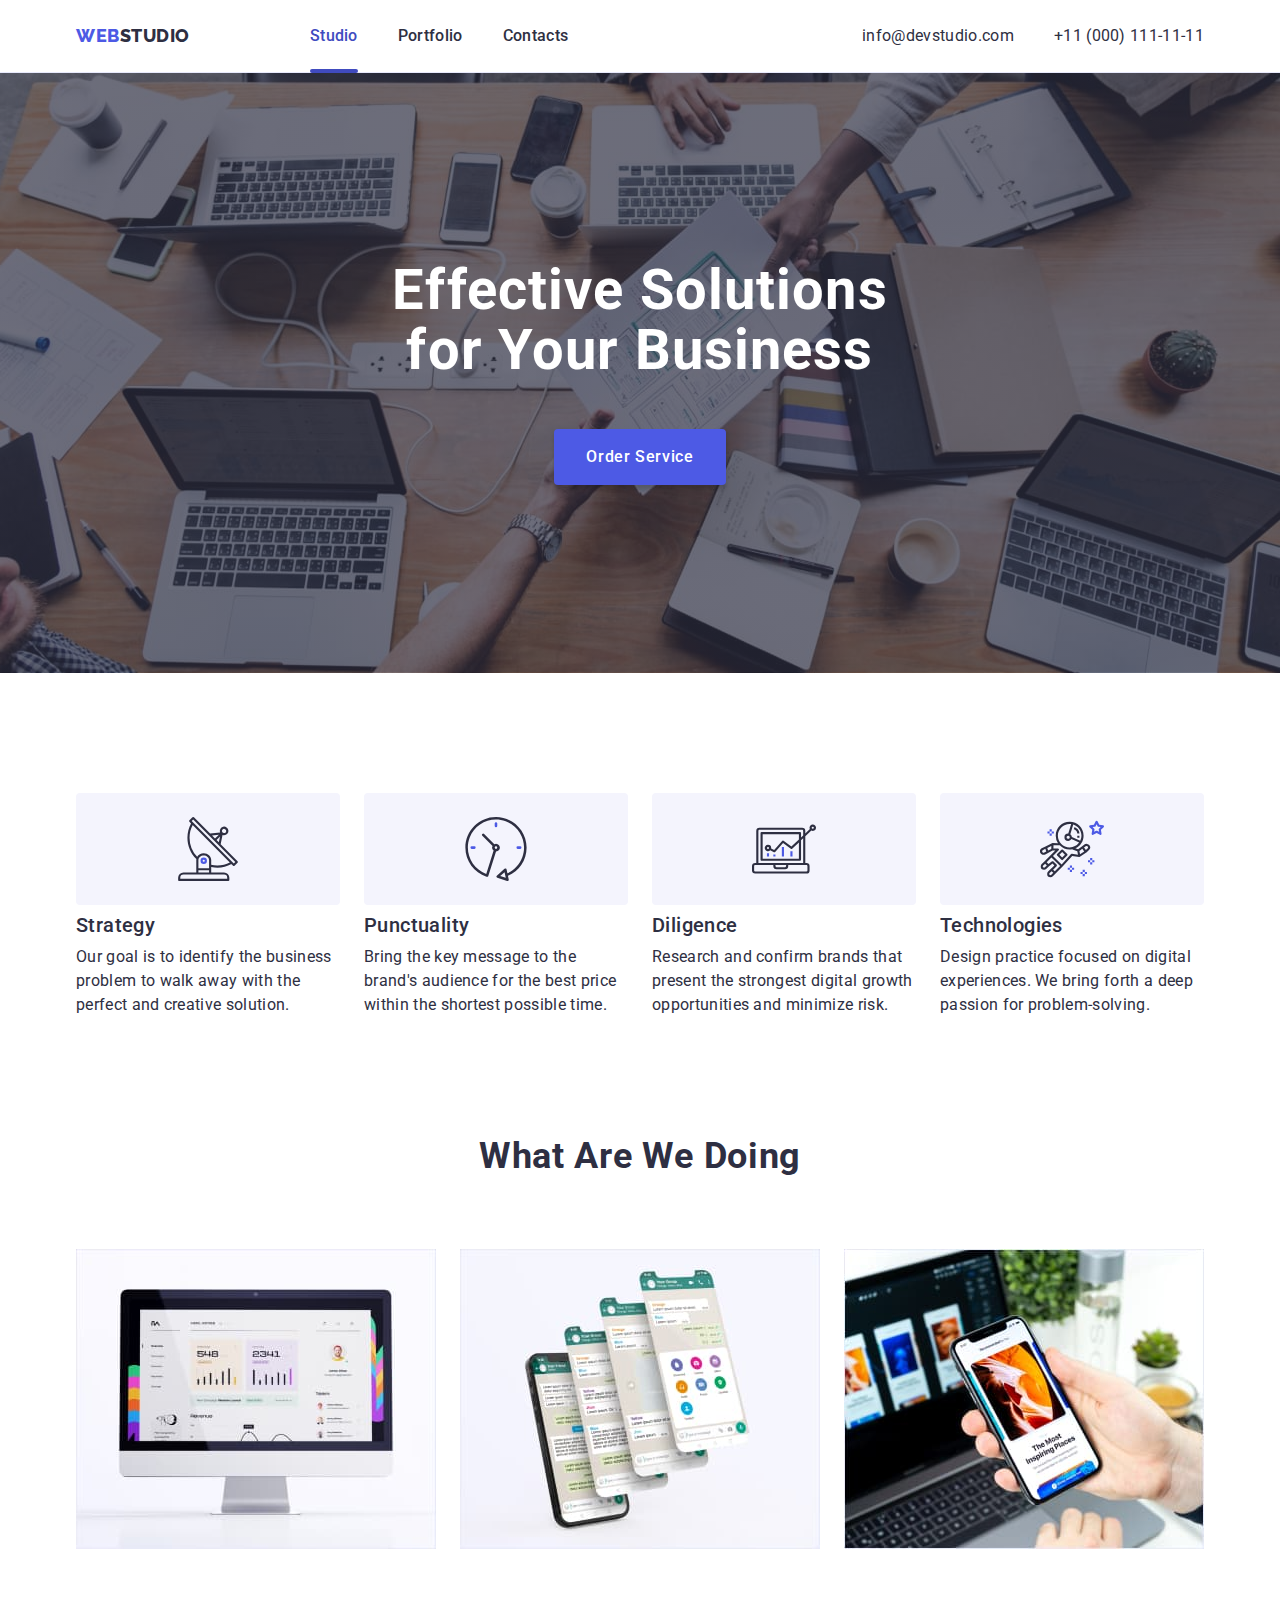
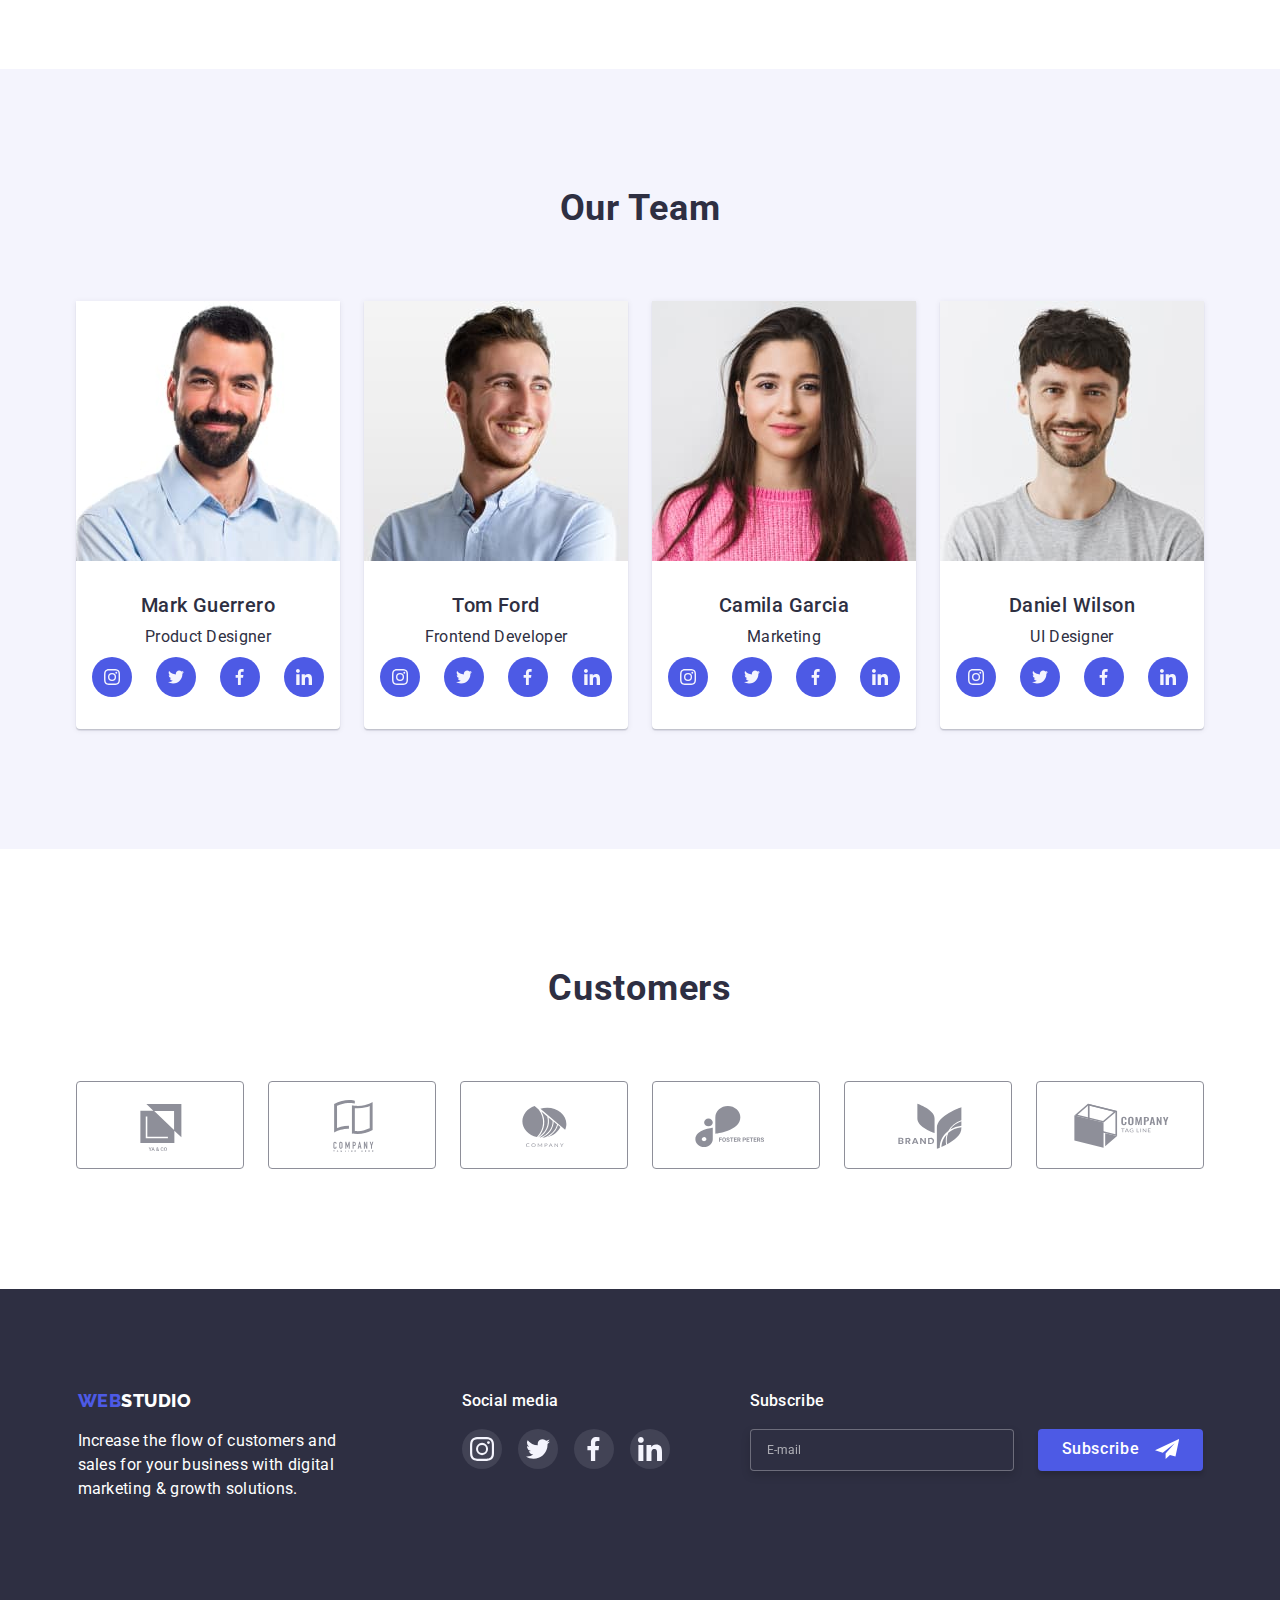
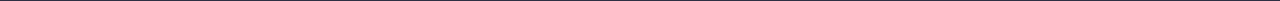
<file: index.html>
<!DOCTYPE html>
<html lang="en">

<head>
  <meta charset="UTF-8" />
  <meta http-equiv="X-UA-Compatible" content="IE=edge" />
  <meta name="viewport" content="width=device-width, initial-scale=1.0" />
  <meta name="viewport" content="width=device-width, initial-scale=1.0" />
  <title>WebStudio</title>

  <link rel="preconnect" href="https://fonts.googleapis.com" />
  <link rel="preconnect" href="https://fonts.gstatic.com" crossorigin />
  <link href="https://fonts.googleapis.com/css2?family=Raleway:wght@800&family=Roboto:wght@400;500;700;900&display=swap"
    rel="stylesheet" />

  <link rel="stylesheet"
    href="https://cdnjs.cloudflare.com/ajax/libs/modern-normalize/1.1.0/modern-normalize.min.css" />
  <link rel="stylesheet" href="./css/reset.css" />
  <link rel="stylesheet" href="./css/styles.css" />
</head>

<body>
  <!-- Hrader -->
  <header class="header">
    <div class="container header-container">
      <nav class="nav">
        <a href="./index.html" class="logo logo-nav"><span class="logo-accent">Web</span>Studio</a>

        <button class="menu-btn js-open-menu" aria-expanded="false" aria-controls="mobile-menu">
          <svg class="nav-icon" width="32" height="22">
            <use href="./images/icons.svg#menu"></use>
          </svg>
        </button>

        <ul class="nav-list list">
          <li class="nav-item">
            <a href="./index.html" class="nav-link current">Studio</a>
          </li>
          <li class="nav-item"><a href="./portfolio.html" class="nav-link">Portfolio</a></li>
          <li class="nav-item"><a href="" class="nav-link">Contacts</a></li>
        </ul>
      </nav>
      <address class="address">
        <ul class="address-list list">
          <li class="address-item">
            <a href="mailto:info@devstudio.com" class="address-link">info@devstudio.com</a>
          </li>
          <li class="address-item">
            <a href="tel:+110001111111" class="address-link">+11 (000) 111-11-11</a>
          </li>
        </ul>
      </address>
    </div>
  </header>
  <!-- Main -->
  <main>
    <section class="hero">
      <h1 class="hero-title">Effective Solutions for Your Business</h1>
      <button type="button" class="hero-button button" data-modal-open>Order Service</button>
    </section>
    <section class="features">
      <div class="container">
        <h2 class="section-title visually-hidden">Features</h2>
        <ul class="features-list list">
          <li class="feature-item">
            <div class="feature-block-icon">
              <svg class="feature-icon" width="64" height="64">
                <use href="./images/icons.svg#feature_1"></use>
              </svg>
            </div>
            <h3 class="feature-title">Strategy</h3>
            <p class="text">
              Our goal is to identify the business problem to walk away with the perfect and
              creative solution.
            </p>
          </li>
          <li class="feature-item">
            <div class="feature-block-icon">
              <svg class="feature-icon" width="64" height="64">
                <use href="./images/icons.svg#feature_2"></use>
              </svg>
            </div>
            <h3 class="feature-title">Punctuality</h3>
            <p class="text">
              Bring the key message to the brand's audience for the best price within the shortest
              possible time.
            </p>
          </li>
          <li class="feature-item">
            <div class="feature-block-icon">
              <svg class="feature-icon" width="64" height="64">
                <use href="./images/icons.svg#feature_3"></use>
              </svg>
            </div>
            <h3 class="feature-title">Diligence</h3>
            <p class="text">
              Research and confirm brands that present the strongest digital growth opportunities
              and minimize risk.
            </p>
          </li>
          <li class="feature-item">
            <div class="feature-block-icon">
              <svg class="feature-icon" width="64" height="64">
                <use href="./images/icons.svg#feature_4"></use>
              </svg>
            </div>
            <h3 class="feature-title">Technologies</h3>
            <p class="text">
              Design practice focused on digital experiences. We bring forth a deep passion for
              problem-solving.
            </p>
          </li>
        </ul>
      </div>
    </section>
    <section class="occupation">
      <div class="container">
        <h2 class="section-title">What are we doing</h2>
        <ul class="occupation-list list">
          <li class="occupation-item">
            <img srcset="./images/img1.jpg 1x, ./images/img1@2x.jpg 2x" src="./images/img1.jpg" alt="PC" width="360" />
          </li>
          <li class="occupation-item">
            <img srcset="./images/img2.jpg 1x, ./images/img2@2x.jpg 2x" src="./images/img2.jpg" alt="Phone's displays"
              width="360" />
          </li>
          <li class="occupation-item">
            <img srcset="./images/img3.jpg 1x, ./images/img3@2x.jpg 2x" src="./images/img3.jpg" alt="Phone and notebook"
              width="360" />
          </li>
        </ul>
      </div>
    </section>
    <section class="team">
      <div class="container">
        <h2 class="section-title">Our Team</h2>
        <ul class="team-list list">
          <li class="team-item">
            <img srcset="./images/photo1.jpg 1x, ./images/photo1@2x.jpg 2x" src="./images/photo1.jpg"
              alt="Photo of Product Designer" width="264" />
            <div class="team-label">
              <h3 class="team-title">Mark Guerrero</h3>
              <p class="team-text text">Product Designer</p>
              <ul class="team-svg-list list">
                <li class="team-svg-item">
                  <a href="" class="team-svg-link" target="_blank" rel="noopener noreferrer nofollow">
                    <svg class="team-svg-icon" width="16" height="16">
                      <use href="./images/icons.svg#instagram"></use>
                    </svg>
                  </a>
                </li>
                <li class="team-svg-item">
                  <a href="" class="team-svg-link" target="_blank" rel="noopener noreferrer nofollow">
                    <svg class="team-svg-icon" width="16" height="16">
                      <use href="./images/icons.svg#twitter"></use>
                    </svg>
                  </a>
                </li>
                <li class="team-svg-item">
                  <a href="" class="team-svg-link" target="_blank" rel="noopener noreferrer nofollow">
                    <svg class="team-svg-icon" width="16" height="16">
                      <use href="./images/icons.svg#facebook"></use>
                    </svg>
                  </a>
                </li>
                <li class="team-svg-item">
                  <a href="" class="team-svg-link" target="_blank" rel="noopener noreferrer nofollow">
                    <svg class="team-svg-icon" width="16" height="16">
                      <use href="./images/icons.svg#linkedin"></use>
                    </svg>
                  </a>
                </li>
              </ul>
            </div>
          </li>
          <li class="team-item">
            <img srcset="./images/photo2.jpg 1x, ./images/photo2@2x.jpg 2x" src="./images/photo2.jpg"
              alt="Photo of Frontend Developer" width="264" />
            <div class="team-label">
              <h3 class="team-title">Tom Ford</h3>
              <p class="team-text text">Frontend Developer</p>
              <ul class="team-svg-list list">
                <li class="team-svg-item">
                  <a href="" class="team-svg-link" target="_blank" rel="noopener noreferrer nofollow">
                    <svg class="team-svg-icon" width="16" height="16">
                      <use href="./images/icons.svg#instagram"></use>
                    </svg>
                  </a>
                </li>
                <li class="team-svg-item">
                  <a href="" class="team-svg-link" target="_blank" rel="noopener noreferrer nofollow">
                    <svg class="team-svg-icon" width="16" height="16">
                      <use href="./images/icons.svg#twitter"></use>
                    </svg>
                  </a>
                </li>
                <li class="team-svg-item">
                  <a href="" class="team-svg-link" target="_blank" rel="noopener noreferrer nofollow">
                    <svg class="team-svg-icon" width="16" height="16">
                      <use href="./images/icons.svg#facebook"></use>
                    </svg>
                  </a>
                </li>
                <li class="team-svg-item">
                  <a href="" class="team-svg-link" target="_blank" rel="noopener noreferrer nofollow">
                    <svg class="team-svg-icon" width="16" height="16">
                      <use href="./images/icons.svg#linkedin"></use>
                    </svg>
                  </a>
                </li>
              </ul>
            </div>
          </li>
          <li class="team-item">
            <img srcset="./images/photo3.jpg 1x, ./images/photo3@2x.jpg 2x" src="./images/photo3.jpg"
              alt="Photo of Marketing" width="264" />
            <div class="team-label">
              <h3 class="team-title">Camila Garcia</h3>
              <p class="team-text text">Marketing</p>
              <ul class="team-svg-list list">
                <li class="team-svg-item">
                  <a href="" class="team-svg-link" target="_blank" rel="noopener noreferrer nofollow">
                    <svg class="team-svg-icon" width="16" height="16">
                      <use href="./images/icons.svg#instagram"></use>
                    </svg>
                  </a>
                </li>
                <li class="team-svg-item">
                  <a href="" class="team-svg-link" target="_blank" rel="noopener noreferrer nofollow">
                    <svg class="team-svg-icon" width="16" height="16">
                      <use href="./images/icons.svg#twitter"></use>
                    </svg>
                  </a>
                </li>
                <li class="team-svg-item">
                  <a href="" class="team-svg-link" target="_blank" rel="noopener noreferrer nofollow">
                    <svg class="team-svg-icon" width="16" height="16">
                      <use href="./images/icons.svg#facebook"></use>
                    </svg>
                  </a>
                </li>
                <li class="team-svg-item">
                  <a href="" class="team-svg-link" target="_blank" rel="noopener noreferrer nofollow">
                    <svg class="team-svg-icon" width="16" height="16">
                      <use href="./images/icons.svg#linkedin"></use>
                    </svg>
                  </a>
                </li>
              </ul>
            </div>
          </li>
          <li class="team-item">
            <img srcset="./images/photo4.jpg 1x, ./images/photo4@2x.jpg 2x" src="./images/photo4.jpg"
              alt="Photo of UI Designer" width="264" />
            <div class="team-label">
              <h3 class="team-title">Daniel Wilson</h3>
              <p class="team-text text">UI Designer</p>
              <ul class="team-svg-list list">
                <li class="team-svg-item">
                  <a href="" class="team-svg-link" target="_blank" rel="noopener noreferrer nofollow">
                    <svg class="team-svg-icon" width="16" height="16">
                      <use href="./images/icons.svg#instagram"></use>
                    </svg>
                  </a>
                </li>
                <li class="team-svg-item">
                  <a href="" class="team-svg-link" target="_blank" rel="noopener noreferrer nofollow">
                    <svg class="team-svg-icon" width="16" height="16">
                      <use href="./images/icons.svg#twitter"></use>
                    </svg>
                  </a>
                </li>
                <li class="team-svg-item">
                  <a href="" class="team-svg-link" target="_blank" rel="noopener noreferrer nofollow">
                    <svg class="team-svg-icon" width="16" height="16">
                      <use href="./images/icons.svg#facebook"></use>
                    </svg>
                  </a>
                </li>
                <li class="team-svg-item">
                  <a href="" class="team-svg-link" target="_blank" rel="noopener noreferrer nofollow">
                    <svg class="team-svg-icon" width="16" height="16">
                      <use href="./images/icons.svg#linkedin"></use>
                    </svg>
                  </a>
                </li>
              </ul>
            </div>
          </li>
        </ul>
      </div>
    </section>
    <section class="customers">
      <div class="container">
        <h2 class="section-title">Customers</h2>
        <ul class="customers-list list">
          <li class="customer-item">
            <a href="" class="customer-link" target="_blank" rel="noopener noregerrer nogollow">
              <svg class="customer-icon" width="104" height="56">
                <use href="./images/icons.svg#client_1"></use>
              </svg>
            </a>
          </li>
          <li class="customer-item">
            <a href="" class="customer-link" target="_blank" rel="noopener noregerrer nogollow">
              <svg class="customer-icon" width="104" height="56">
                <use href="./images/icons.svg#client_2"></use>
              </svg>
            </a>
          </li>
          <li class="customer-item">
            <a href="" class="customer-link" target="_blank" rel="noopener noregerrer nogollow">
              <svg class="customer-icon" width="104" height="56">
                <use href="./images/icons.svg#client_3"></use>
              </svg>
            </a>
          </li>
          <li class="customer-item">
            <a href="" class="customer-link" target="_blank" rel="noopener noregerrer nogollow">
              <svg class="customer-icon" width="104" height="56">
                <use href="./images/icons.svg#client_4"></use>
              </svg>
            </a>
          </li>
          <li class="customer-item">
            <a href="" class="customer-link" target="_blank" rel="noopener noregerrer nogollow">
              <svg class="customer-icon" width="104" height="56">
                <use href="./images/icons.svg#client_5"></use>
              </svg>
            </a>
          </li>
          <li class="customer-item">
            <a href="" class="customer-link" target="_blank" rel="noopener noregerrer nogollow">
              <svg class="customer-icon" width="104" height="56">
                <use href="./images/icons.svg#client_6"></use>
              </svg>
            </a>
          </li>
        </ul>
      </div>
    </section>
    <div class="backdrop is-hidden" data-modal>
      <div class="modal">
        <button class="modal-close-btn" type="button" data-modal-close>
          <svg class="modal-icon" width="8" height="8">
            <use href="./images/icons.svg#close"></use>
          </svg>
        </button>
        <p class="nodal-title">Leave your contacts and we will call you back</p>
        <form class="modal-form">
          <div class="modal-form-input">
            <div class="modal-input-wrapper">
              <label class="modal-label" for="name">Name</label>
              <div class="modal-input-container">
                <input type="text" class="modal-input" name="name" id="name" />
                <svg class="modal-input-icon" width="18" height="18">
                  <use href="./images/icons.svg#man"></use>
                </svg>
              </div>
            </div>
            <div class="modal-input-wrapper">
              <label class="modal-label" for="phone">Phone</label>
              <div class="modal-input-container">
                <input type="tel" class="modal-input" name="phone" id="phone" />
                <svg class="modal-input-icon" width="18" height="24">
                  <use href="./images/icons.svg#tel"></use>
                </svg>
              </div>
            </div>
            <div class="modal-input-wrapper">
              <label class="modal-label" for="email">Email</label>
              <div class="modal-input-container">
                <input type="email" class="modal-input" name="email" id="email" />
                <svg class="modal-input-icon" width="18" height="24">
                  <use href="./images/icons.svg#mail"></use>
                </svg>
              </div>
            </div>
            <div class="modal-input-wrapper">
              <label class="modal-label">Comment</label>
              <textarea name="comment" class="modal-textarea" placeholder="Text input"></textarea>
            </div>
          </div>
          <label class="modal-policy-label">
            <input class="policy-input" type="checkbox" name="policy" />
            <span class="policy-checkbox"></span>
            <span class="modal-policy-text">I accept the terms and conditions of the
              <a href="" class="modal-policy-link" target="_blank">Privacy Policy</a></span>
          </label>

          <button class="modal-send-btn button" type="submit">Send</button>
        </form>
      </div>
    </div>
  </main>
  <!-- Footer -->
  <footer class="footer">
    <div class="container">
      <div class="footer-logo-wrapper">
        <a href="./index.html" class="logo logo-footer"><span class="logo-accent">Web</span>Studio</a>
        <p class="footer-text text">
          Increase the flow of customers and sales for your business with digital marketing &
          growth solutions.
        </p>
      </div>
      <div class="footer-social-media">
        <p class="footer-social-media-title">Social media</p>
        <ul class="social-media-list list">
          <li class="footer-social-media-item">
            <a href="" class="footer-social-media-link" target="_blank" rel="noopener noreferrer nofollow">
              <svg class="footer-social-media-icon" width="24" height="24">
                <use href="./images/icons.svg#instagram"></use>
              </svg>
            </a>
          </li>
          <li class="footer-social-media-item">
            <a href="" class="footer-social-media-link" target="_blank" rel="noopener noreferrer nofollow">
              <svg class="footer-social-media-icon" width="24" height="24">
                <use href="./images/icons.svg#twitter"></use>
              </svg>
            </a>
          </li>
          <li class="footer-social-media-item">
            <a href="" class="footer-social-media-link" target="_blank" rel="noopener noreferrer nofollow">
              <svg class="footer-social-media-icon" width="24" height="24">
                <use href="./images/icons.svg#facebook"></use>
              </svg>
            </a>
          </li>
          <li class="footer-social-media-item">
            <a href="" class="footer-social-media-link" target="_blank" rel="noopener noreferrer nofollow">
              <svg class="footer-social-media-icon" width="24" height="24">
                <use href="./images/icons.svg#linkedin"></use>
              </svg>
            </a>
          </li>
        </ul>
      </div>
      <div class="subscribe">
        <p class="subscribe-form-title">Subscribe</p>
        <form class="subscribe-form">
          <label class="subscribe-label">
            <input class="subscribe-input" type="email" name="email" placeholder="E-mail" />
            <!-- <span class="subscribe-label-text">E-mail</span> -->
          </label>
          <button class="subscribe-btn button" type="submit">
            Subscribe
            <svg class="send-icon" width="24" height="24">
              <use href="./images/icons.svg#send"></use>
            </svg>
          </button>
        </form>
      </div>
    </div>
  </footer>
  <div class="mobile-menu-container container js-menu-container" id="mobile-menu">
    <div class="menu-wrap">
      <button class="menu-close-btn js-close-menu" type="button">
        <svg class="menu-icon" width="8" height="8">
          <use href="./images/icons.svg#close"></use>
        </svg>
      </button>
      <div class="menu-container">
        <nav class="mobile-nav">
          <ul class="mobile-nav-list list">
            <li class="nav-item">
              <a href="./index.html" class="nav-link mobile-menu-current">Studio</a>
            </li>
            <li class="nav-item"><a href="./portfolio.html" class="nav-link">Portfolio</a></li>
            <li class="nav-item"><a href="" class="nav-link">Contacts</a></li>
          </ul>
        </nav>
        <div class="address-wrap">
          <address class="mobile-address">
            <ul class="address-list list">
              <li class="address-item">
                <a href="tel:+110001111111" class="address-link tel">+11 (000) 111-11-11</a>
              </li>
              <li class="address-item">
                <a href="mailto:info@devstudio.com" class="address-link mail">info@devstudio.com</a>
              </li>
            </ul>
          </address>
          <ul class="menu-social-media-list list">
            <li class="menu-social-media-item">
              <a href="" class="team-svg-link" target="_blank" rel="noopener noreferrer nofollow">
                <svg class="team-svg-icon" width="24" height="24">
                  <use href="./images/icons.svg#instagram"></use>
                </svg>
              </a>
            </li>
            <li class="menu-social-media-item">
              <a href="" class="team-svg-link" target="_blank" rel="noopener noreferrer nofollow">
                <svg class="team-svg-icon" width="24" height="24">
                  <use href="./images/icons.svg#twitter"></use>
                </svg>
              </a>
            </li>
            <li class="menu-social-media-item">
              <a href="" class="team-svg-link" target="_blank" rel="noopener noreferrer nofollow">
                <svg class="team-svg-icon" width="24" height="24">
                  <use href="./images/icons.svg#facebook"></use>
                </svg>
              </a>
            </li>
            <li class="menu-social-media-item">
              <a href="" class="team-svg-link" target="_blank" rel="noopener noreferrer nofollow">
                <svg class="team-svg-icon" width="24" height="24">
                  <use href="./images/icons.svg#linkedin"></use>
                </svg>
              </a>
            </li>
          </ul>
        </div>
      </div>
    </div>
  </div>
  <script src="./js/modal.js"></script>
  <script src="./js/mobile-menu.js"></script>
</body>

</html>
</file>
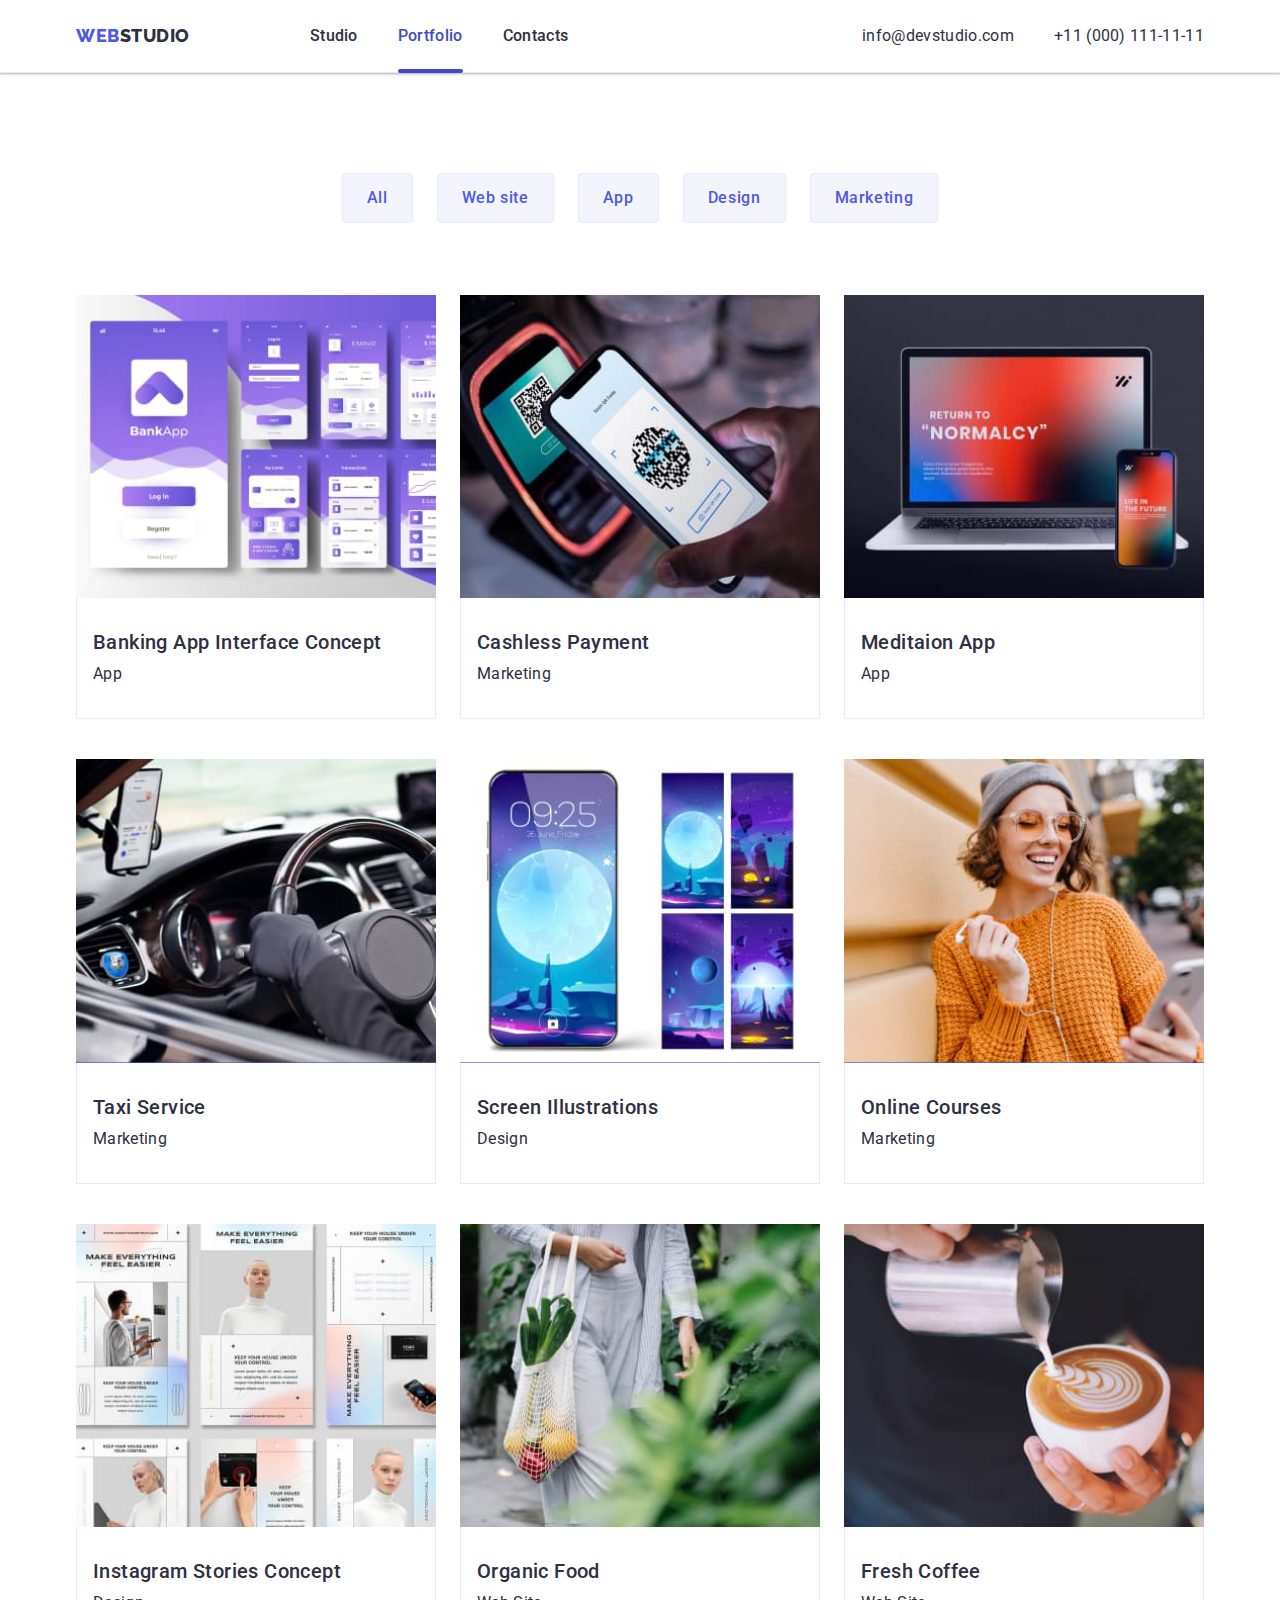
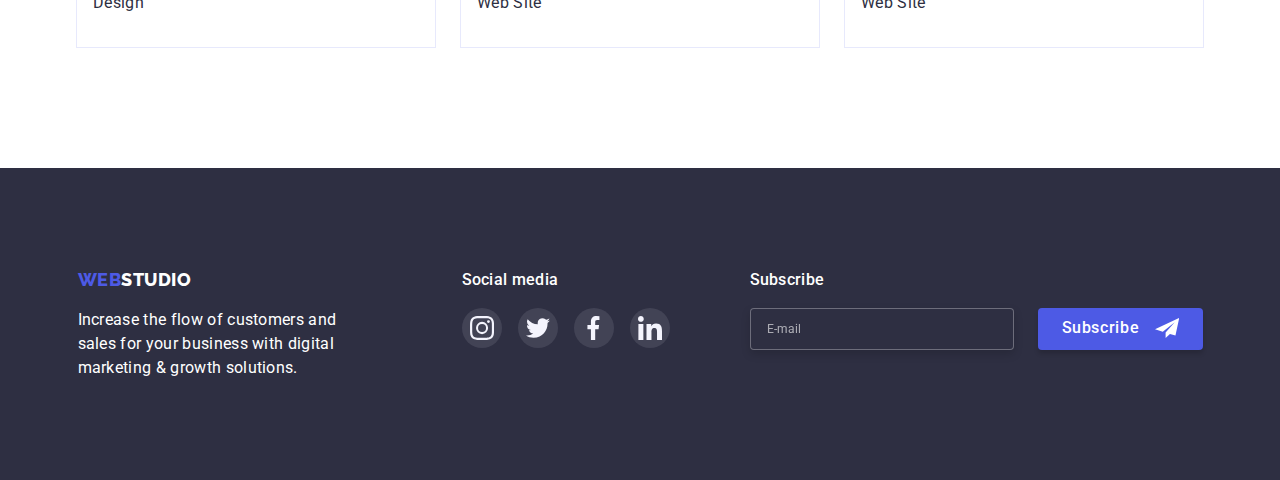
<file: portfolio.html>
<!DOCTYPE html>
<html lang="en">

<head>
  <meta charset="UTF-8" />
  <meta http-equiv="X-UA-Compatible" content="IE=edge" />
  <meta name="viewport" content="width=device-width, initial-scale=1.0" />
  <meta name="viewport" content="width=device-width, initial-scale=1.0" />
  <title>WebStudio</title>

  <link rel="preconnect" href="https://fonts.googleapis.com" />
  <link rel="preconnect" href="https://fonts.gstatic.com" crossorigin />
  <link href="https://fonts.googleapis.com/css2?family=Raleway:wght@800&family=Roboto:wght@400;500;700;900&display=swap"
    rel="stylesheet" />

  <link rel="stylesheet" href="https://cdnjs.cloudflare.com/ajax/libs/modern-normalize/1.1.0/modern-normalize.min.css">
  <link rel="stylesheet" href="./css/reset.css">
  <link rel="stylesheet" href="./css/styles.css" />
</head>

<body>
  <!-- Hrader -->
  <header class="header">
    <div class="container header-container">
      <nav class="nav">
        <a href="./index.html" class="logo logo-nav"><span class="logo-accent">Web</span>Studio</a>

        <button class="menu-btn js-open-menu" aria-expanded="false" aria-controls="mobile-menu">
          <svg class="nav-icon" width="32" height="22">
            <use href="./images/icons.svg#menu"></use>
          </svg>
        </button>

        <ul class="nav-list list">
          <li class="nav-item">
            <a href="./index.html" class="nav-link">Studio</a>
          </li>
          <li class="nav-item"><a href="./portfolio.html" class="nav-link current">Portfolio</a></li>
          <li class="nav-item"><a href="" class="nav-link">Contacts</a></li>
        </ul>
      </nav>
      <address class="address">
        <ul class="address-list list">
          <li class="address-item">
            <a href="mailto:info@devstudio.com" class="address-link">info@devstudio.com</a>
          </li>
          <li class="address-item">
            <a href="tel:+110001111111" class="address-link">+11 (000) 111-11-11</a>
          </li>
        </ul>
      </address>
    </div>
  </header>
  <!-- Main -->
  <main>
    <section class="portfolio-section">
      <div class="container">
        <h1 class="visually-hidden">Portfolio</h1>
        <ul class="filtr-list list">
          <li class="filtr-item"><button type="button" class="filtr-button">All</button></li>
          <li class="filtr-item"><button type="button" class="filtr-button">Web site</button></li>
          <li class="filtr-item"><button type="button" class="filtr-button">App</button></li>
          <li class="filtr-item"><button type="button" class="filtr-button">Design</button></li>
          <li class="filtr-item"><button type="button" class="filtr-button">Marketing</button></li>
        </ul>
        <ul class="works-list list">
          <li class="work-item">
            <a href="" class="work-link">
              <div class="work-thumb">
                <img class="work-img" src="./images/img21.jpg" alt="Banking App Interface" />
                <div class="overlay">
                  <div class="work-overlay">
                    <p class="text">
                      14 Stylish and User-Friendly App Design Concepts · Task Manager App · Calorie Tracker App · Exotic
                      Fruit Ecommerce App ·
                      Cloud Storage App
                    </p>
                  </div>
                </div>
              </div>
              <div class="work-label">
                <h3 class="work-title">Banking App Interface Concept</h3>
                <p class="work-text text">App</p>
              </div>
            </a>
          </li>
          <li class="work-item">
            <a href="" class="work-link">
              <div class="work-thumb">
                <img class="work-img" src="./images/img22.jpg" alt="Payment terminal and phone" />
                <div class="overlay">
                  <div class="work-overlay">
                    <p class="text">
                      14 Stylish and User-Friendly App Design Concepts · Task Manager App · Calorie Tracker App · Exotic
                      Fruit Ecommerce App ·
                      Cloud Storage App
                    </p>
                  </div>
                </div>
              </div>
              <div class="work-label">
                <h3 class="work-title">Cashless Payment</h3>
                <p class="work-text text">Marketing</p>
              </div>
            </a>
          </li>
          <li class="work-item">
            <a href="" class="work-link">
              <div class="work-thumb">
                <img class="work-img" src="./images/img23.jpg" alt="Notebook and phone" />
                <div class="overlay">
                  <div class="work-overlay">
                    <p class="text">
                      14 Stylish and User-Friendly App Design Concepts · Task Manager App · Calorie Tracker App · Exotic
                      Fruit Ecommerce App ·
                      Cloud Storage App
                    </p>
                  </div>
                </div>
              </div>
              <div class="work-label">
                <h3 class="work-title">Meditaion App</h3>
                <p class="work-text text">App</p>
              </div>
            </a>
          </li>
          <li class="work-item">
            <a href="" class="work-link">
              <div class="work-thumb">
                <img class="work-img" src="./images/img24.jpg" alt="Taxi" />
                <div class="overlay">
                  <div class="work-overlay">
                    <p class="text">
                      14 Stylish and User-Friendly App Design Concepts · Task Manager App · Calorie Tracker App · Exotic
                      Fruit Ecommerce App ·
                      Cloud Storage App
                    </p>
                  </div>
                </div>
              </div>
              <div class="work-label">
                <h3 class="work-title">Taxi Service</h3>
                <p class="work-text text">Marketing</p>
              </div>
            </a>
          </li>
          <li class="work-item">
            <a href="" class="work-link">
              <div class="work-thumb">
                <img class="work-img" src="./images/img25.jpg" alt="Screen Illustrations" />
                <div class="overlay">
                  <div class="work-overlay">
                    <p class="text">
                      14 Stylish and User-Friendly App Design Concepts · Task Manager App · Calorie Tracker App · Exotic
                      Fruit Ecommerce App ·
                      Cloud Storage App
                    </p>
                  </div>
                </div>
              </div>
              <div class="work-label">
                <h3 class="work-title">Screen Illustrations</h3>
                <p class="work-text text">Design</p>
              </div>
            </a>
          </li>
          <li class="work-item">
            <a href="" class="work-link">
              <div class="work-thumb">
                <img class="work-img" src="./images/img26.jpg" alt="Woman" />
                <div class="overlay">
                  <div class="work-overlay">
                    <p class="text">
                      14 Stylish and User-Friendly App Design Concepts · Task Manager App · Calorie Tracker App · Exotic
                      Fruit Ecommerce App ·
                      Cloud Storage App
                    </p>
                  </div>
                </div>
              </div>
              <div class="work-label">
                <h3 class="work-title">Online Courses</h3>
                <p class="work-text text">Marketing</p>
              </div>
            </a>
          </li>
          <li class="work-item">
            <a href="" class="work-link">
              <div class="work-thumb">
                <img class="work-img" src="./images/img27.jpg" alt="Instagram Stories" />
                <div class="overlay">
                  <div class="work-overlay">
                    <p class="text">
                      14 Stylish and User-Friendly App Design Concepts · Task Manager App · Calorie Tracker App · Exotic
                      Fruit Ecommerce App ·
                      Cloud Storage App
                    </p>
                  </div>
                </div>
              </div>
              <div class="work-label">
                <h3 class="work-title">Instagram Stories Concept</h3>
                <p class="work-text text">Design</p>
              </div>
            </a>
          </li>
          <li class="work-item">
            <a href="" class="work-link">
              <div class="work-thumb">
                <img class="work-img" src="./images/img28.jpg" alt="Organic Food" />
                <div class="overlay">
                  <div class="work-overlay">
                    <p class="text">
                      14 Stylish and User-Friendly App Design Concepts · Task Manager App · Calorie Tracker App · Exotic
                      Fruit Ecommerce App ·
                      Cloud Storage App
                    </p>
                  </div>
                </div>
              </div>
              <div class="work-label">
                <h3 class="work-title">Organic Food</h3>
                <p class="work-text text">Web Site</p>
              </div>
            </a>
          </li>
          <li class="work-item">
            <a href="" class="work-link">
              <div class="work-thumb">
                <img class="work-img" src="./images/img29.jpg" alt="Fresh Coffee" />
                <div class="overlay">
                  <div class="work-overlay">
                    <p class="text">
                      14 Stylish and User-Friendly App Design Concepts · Task Manager App · Calorie Tracker App · Exotic
                      Fruit Ecommerce App ·
                      Cloud Storage App
                    </p>
                  </div>
                </div>
              </div>
              <div class="work-label">
                <h3 class="work-title">Fresh Coffee</h3>
                <p class="work-text text">Web Site</p>
              </div>
            </a>
          </li>
        </ul>
      </div>
    </section>
  </main>
  <!-- Footer -->
  <footer class="footer">
    <div class="container">
      <div class="footer-logo-wrapper">
        <a href="./index.html" class="logo logo-footer"><span class="logo-accent">Web</span>Studio</a>
        <p class="footer-text text">
          Increase the flow of customers and sales for your business with digital marketing &
          growth solutions.
        </p>
      </div>
      <div class="footer-social-media">
        <p class="footer-social-media-title">Social media</p>
        <ul class="social-media-list list">
          <li class="footer-social-media-item">
            <a href="" class="footer-social-media-link" target="_blank" rel="noopener noreferrer nofollow">
              <svg class="footer-social-media-icon" width="24" height="24">
                <use href="./images/icons.svg#instagram"></use>
              </svg>
            </a>
          </li>
          <li class="footer-social-media-item">
            <a href="" class="footer-social-media-link" target="_blank" rel="noopener noreferrer nofollow">
              <svg class="footer-social-media-icon" width="24" height="24">
                <use href="./images/icons.svg#twitter"></use>
              </svg>
            </a>
          </li>
          <li class="footer-social-media-item">
            <a href="" class="footer-social-media-link" target="_blank" rel="noopener noreferrer nofollow">
              <svg class="footer-social-media-icon" width="24" height="24">
                <use href="./images/icons.svg#facebook"></use>
              </svg>
            </a>
          </li>
          <li class="footer-social-media-item">
            <a href="" class="footer-social-media-link" target="_blank" rel="noopener noreferrer nofollow">
              <svg class="footer-social-media-icon" width="24" height="24">
                <use href="./images/icons.svg#linkedin"></use>
              </svg>
            </a>
          </li>
        </ul>
      </div>
      <div class="subscribe">
        <p class="subscribe-form-title">Subscribe</p>
        <form class="subscribe-form">
          <label class="subscribe-label">
            <input class="subscribe-input" type="email" name="email" placeholder="E-mail" />
            <!-- <span class="subscribe-label-text">E-mail</span> -->
          </label>
          <button class="subscribe-btn button" type="submit">
            Subscribe
            <svg class="send-icon" width="24" height="24">
              <use href="./images/icons.svg#send"></use>
            </svg>
          </button>
        </form>
      </div>
    </div>
  </footer>
  <div class="mobile-menu-container container js-menu-container" id="mobile-menu">
    <div class="menu-wrap">
      <button class="menu-close-btn js-close-menu" type="button">
        <svg class="menu-icon" width="8" height="8">
          <use href="./images/icons.svg#close"></use>
        </svg>
      </button>
      <div class="menu-container">
        <nav class="mobile-nav">
          <ul class="mobile-nav-list list">
            <li class="nav-item">
              <a href="./index.html" class="nav-link mobile-menu-current">Studio</a>
            </li>
            <li class="nav-item"><a href="./portfolio.html" class="nav-link">Portfolio</a></li>
            <li class="nav-item"><a href="" class="nav-link">Contacts</a></li>
          </ul>
        </nav>
        <div class="address-wrap">
          <address class="mobile-address">
            <ul class="address-list list">
              <li class="address-item">
                <a href="tel:+110001111111" class="address-link tel">+11 (000) 111-11-11</a>
              </li>
              <li class="address-item">
                <a href="mailto:info@devstudio.com" class="address-link mail">info@devstudio.com</a>
              </li>
            </ul>
          </address>
          <ul class="menu-social-media-list list">
            <li class="menu-social-media-item">
              <a href="" class="team-svg-link" target="_blank" rel="noopener noreferrer nofollow">
                <svg class="team-svg-icon" width="24" height="24">
                  <use href="./images/icons.svg#instagram"></use>
                </svg>
              </a>
            </li>
            <li class="menu-social-media-item">
              <a href="" class="team-svg-link" target="_blank" rel="noopener noreferrer nofollow">
                <svg class="team-svg-icon" width="24" height="24">
                  <use href="./images/icons.svg#twitter"></use>
                </svg>
              </a>
            </li>
            <li class="menu-social-media-item">
              <a href="" class="team-svg-link" target="_blank" rel="noopener noreferrer nofollow">
                <svg class="team-svg-icon" width="24" height="24">
                  <use href="./images/icons.svg#facebook"></use>
                </svg>
              </a>
            </li>
            <li class="menu-social-media-item">
              <a href="" class="team-svg-link" target="_blank" rel="noopener noreferrer nofollow">
                <svg class="team-svg-icon" width="24" height="24">
                  <use href="./images/icons.svg#linkedin"></use>
                </svg>
              </a>
            </li>
          </ul>
        </div>
      </div>
    </div>
  </div>
  <script src="./js/mobile-menu.js"></script>
</body>

</html>
</file>
<file: css/styles.css>
:root {
    --primary-font-color: #2e2f42;
    --secondary-font-color: #ffffff;
    --accent-font-color: #404bbf;

    --primary-background-color: #ffffff;
    --accent-background-color: #2e2f42;

    --primary-button-color: #4d5ae5;
    --secondary-button-color: #f4f4fd;
    --accent-button-color: #404bbf;

    --border: #e7e9fc;
    --success: #31d0aa;
    --dark: #424355;
    --subtle-font: #8e8f99;

    --action: cubic-bezier(0.4, 0, 0.2, 1);
}

body {
    background-color: tom;

    color: var(--primary-font-color);
    font-family: "Roboto", sans-serif;
    font-size: 16px;
}

body.mobile-menu-open {
    overflow: hidden;
}

.list {
    list-style: none;
}

.container {
    min-width: 320px;
    padding: 0 15px;
    margin: 0 auto;
}

@media screen and (min-width: 480px) {
    .container {
        width: 428px;
    }
}

@media screen and (min-width: 768px) {
    .container {
        width: 768px;
    }
}

@media screen and (min-width: 1200px) {
    .container {
        width: 1158px;
    }
}

.header {
    border-bottom: 1px solid #e7e9fc;
    box-shadow: 0px 2px 1px rgba(46, 47, 66, 0.08), 0px 1px 1px rgba(46, 47, 66, 0.16),
        0px 1px 6px rgba(46, 47, 66, 0.08);
}

/* ----------------Logo------------------- */
.logo {
    color: var(--primary-font-color);
    font-family: "Raleway", sans-serif;
    font-size: 18px;
    font-weight: 800;
    line-height: 1.33;
    letter-spacing: 0.03em;
    text-transform: uppercase;
}

@media screen and (max-width: 767px) {
    .logo-nav {
        padding-top: 24px;
        padding-bottom: 22px;
    }
}

@media screen and (min-width: 768px) {
    .logo-nav {
        padding-top: 24px;
        padding-bottom: 24px;
    }
}

.logo-accent {
    color: var(--primary-button-color);
}

/* -----------------Nav------------------- */
.nav {
    display: flex;
    align-items: center;
}

@media screen and (min-width: 768px) {
    .header-container {
        display: flex;
        align-items: center;
    }
    .nav-list {
        display: flex;
        gap: 40px;
        margin-left: 120px;
    }
}

.menu-btn {
    padding: 0;
    background-color: transparent;
    border: none;
    margin-left: auto;
}

.nav-icon {
    fill: currentColor;
}

.menu-btn:hover > .nav-icon,
.menu-btn:focus > .nav-icon {
    fill: var(--accent-font-color);
}

.nav-item {
    position: relative;
}

.current::after {
    position: absolute;
    bottom: -1px;
    left: 0;
    content: "";
    width: 100%;

    border: 2px solid #404bbf;
    border-radius: 2px;
}

.nav-link {
    display: block;

    color: var(--primary-font-color);
    text-transform: capitalize;

    transition: color 250ms var(--action);
}

@media screen and (max-width: 767px) {
    .nav-list,
    .address {
        display: none;
    }
    .nav-item:not(:last-child) {
        margin-bottom: 40px;
    }
    .nav-link {
        font-weight: 700;
        font-size: 36px;
        line-height: 1.11;
        letter-spacing: 0.02em;
    }
}

@media screen and (min-width: 768px) {
    .menu-btn {
        display: none;
    }
    .nav-link {
        padding-top: 24px;
        padding-bottom: 24px;
        font-weight: 500;
        line-height: 1.5;
        letter-spacing: 0.02em;
    }
}

.current {
    color: var(--accent-font-color);
}

.nav-link:hover,
.nav-link:focus {
    color: var(--accent-font-color);
}

/* ------------------Address--------------- */
.address {
    margin-left: auto;
}

.address-link {
    display: block;
    font-style: normal;

    transition: color 250ms var(--action);
}

.address-link:hover,
.address-link:focus {
    color: var(--accent-font-color);
}

@media screen and (max-width: 767px) {
    .address-item:not(:last-child) {
        margin-bottom: 40px;
    }
    .address-link.tel {
        font-weight: 700;
        font-size: 36px;
        line-height: 1.11;
        letter-spacing: 0.02em;
        color: var(--accent-font-color);
    }
    .address-link.mail {
        font-weight: 500;
        font-size: 20px;
        line-height: 1.2;
        letter-spacing: 0.02em;
    }
}

@media screen and (min-width: 768px) {
    .address-link {
        font-size: 12px;
        line-height: 1.17;
        letter-spacing: 0.04em;
    }
    .address-list {
        padding-top: 16px;
        padding-bottom: 16px;
    }
    .address-item:not(:last-child) {
        margin-bottom: 12px;
    }
}

@media screen and (min-width: 1200px) {
    .address-list {
        display: flex;
        align-items: center;
        column-gap: 40px;
        padding: 0;
    }
    .address-link {
        color: var(--primary-font-color);
        font-size: 16px;
        line-height: 1.5;
        letter-spacing: 0.02em;
        padding-top: 24px;
        padding-bottom: 24px;
    }
    .address-item:not(:last-child) {
        margin-bottom: 0;
    }
}

/* -----------------Main------------------- */
.visually-hidden {
    position: absolute;
    white-space: nowrap;
    width: 1px;
    height: 1px;
    overflow: hidden;
    border: 0;
    padding: 0;
    clip: rect(0 0 0 0);
    clip-path: inset(50%);
    margin: -1px;
}

.section-title {
    margin-bottom: 72px;

    color: var(--primary-font-color);
    font-weight: 700;
    font-size: 36px;
    line-height: 1.11;
    letter-spacing: 0.02em;
    text-align: center;
    text-transform: capitalize;
}

.team-title,
.work-title {
    margin-top: 0;
    margin-bottom: 8px;

    color: var(--primary-font-color);
    font-weight: 500;
    font-size: 20px;
    line-height: 1.2;
    letter-spacing: 0.02em;
}

.text {
    line-height: 1.5;
    letter-spacing: 0.02em;
}

/* ---------------------Hero------------------------ */
.hero {
    min-width: 320px;

    margin-left: auto;
    margin-right: auto;
    padding-top: 112px;
    padding-bottom: 112px;

    background-image: linear-gradient(to right, rgba(46, 47, 66, 0.7), rgba(46, 47, 66, 0.7)),
        url(../images/mobile-hero.jpg);
    background-size: cover;
    background-repeat: no-repeat;
    background-position: center;
    background-size: cover;

    text-align: center;
}

@media (min-device-pixel-ratio: 2),
    (-webkit-min-device-pixel-ratio: 2),
    (min-resolution: 192dpi),
    (min-resolution: 2dppx) {
    .hero {
        background-image: linear-gradient(to right, rgba(46, 47, 66, 0.7), rgba(46, 47, 66, 0.7)),
            url(../images/mobile-hero@2x.jpg);
    }
}

@media screen and (min-width: 428px) {
    .hero {
        /* width: 428px; */
    }
}

@media screen and (min-width: 768px) {
    .hero {
        /* width: 768px; */
        background-image: linear-gradient(to right, rgba(46, 47, 66, 0.7), rgba(46, 47, 66, 0.7)),
            url(../images/tablet-hero.jpg);
    }
    @media (min-device-pixel-ratio: 2),
        (-webkit-min-device-pixel-ratio: 2),
        (min-resolution: 192dpi),
        (min-resolution: 2dppx) {
        .hero {
            background-image: linear-gradient(to right, rgba(46, 47, 66, 0.7), rgba(46, 47, 66, 0.7)),
                url(../images/tablet-hero@2x.jpg);
        }
    }
}

@media screen and (min-width: 1200px) {
    .hero {
        max-width: 1440px;
        padding-top: 188px;
        padding-bottom: 188px;
        background-image: linear-gradient(to right, rgba(46, 47, 66, 0.7), rgba(46, 47, 66, 0.7)),
            url(../images/desctop-hero.jpg);
    }
    @media (min-device-pixel-ratio: 2),
        (-webkit-min-device-pixel-ratio: 2),
        (min-resolution: 192dpi),
        (min-resolution: 2dppx) {
        .hero {
            background-image: linear-gradient(to right, rgba(46, 47, 66, 0.7), rgba(46, 47, 66, 0.7)),
                url(../images/desctop-hero@2x.jpg);
        }
    }
}

.hero-title {
    width: 320px;
    margin: 0 auto 72px;

    color: var(--secondary-font-color);
    font-size: 36px;
    line-height: 1.11;
    letter-spacing: 0.02em;
}

@media screen and (max-width: 767px) {
    .hero-title {
        text-transform: capitalize;
    }
}

@media screen and (min-width: 768px) {
    .hero-title {
        width: 496px;
        margin: 0 auto 36px;
        font-size: 56px;
        line-height: 1.07;
    }
}

@media screen and (min-width: 1200px) {
    .hero-title {
        width: 496px;
        margin: 0 auto 48px;
    }
}

.button {
    border: none;
    border-radius: 4px;

    background-color: var(--primary-button-color);
    color: var(--secondary-font-color);
    font-family: inherit;
    font-weight: 500;
    font-size: 16px;
    line-height: 1.5;
    letter-spacing: 0.04em;
    box-shadow: 0px 4px 4px rgba(0, 0, 0, 0.15);

    transition: background-color 250ms var(--action);
}

.hero-button {
    padding: 16px 32px;
}

.hero-button:hover,
.hero-button:focus,
.hero-button:active {
    background-color: var(--accent-button-color);
}

/* ---------------Features---------------- */
.features,
.team-container,
.customers {
    padding-top: 96px;
    padding-bottom: 96px;
}

@media (min-width: 1200px) {
    .features,
    .team-container,
    .customers {
        padding-top: 120px;
        padding-bottom: 120px;
    }
}

@media screen and (max-width: 767px) {
    .feature-item:not(:last-child),
    .team-item:not(:last-child) {
        margin-bottom: 72px;
    }
}

@media screen and (min-width: 768px) {
    .features-list {
        display: flex;
        flex-wrap: wrap;
        gap: 72px 24px;
    }
    .feature-item {
        flex-basis: calc((100% - 1 * 24px) / 2);
    }
}

@media screen and (min-width: 1200px) {
    .features-list {
        flex-wrap: nowrap;
    }
    .feature-item {
        flex-basis: calc((100% - 3 * 24px) / 4);
    }
}

.feature-block-icon {
    display: flex;
    align-items: center;
    justify-content: center;
    height: 112px;
    margin-bottom: 8px;

    background-color: var(--secondary-button-color);
    border-radius: 4px;
}

@media screen and (max-width: 1199px) {
    .feature-block-icon {
        display: none;
    }
}

.feature-title {
    margin-top: 0;
    margin-bottom: 8px;

    font-size: 36px;
    line-height: 1.11;
    letter-spacing: 0.02em;
    text-transform: capitalize;
}

@media screen and (max-width: 767px) {
    .feature-title {
        text-align: center;
    }
}

@media screen and (min-width: 1200px) {
    .feature-title {
        font-weight: 500;
        font-size: 20px;
        line-height: 1.2;
    }
}

/* -------------Occupation-------------- */
@media screen and (max-width: 1199px) {
    .occupation {
        display: none;
    }
}

@media screen and (min-width: 1200px) {
    .occupation {
        padding-bottom: 120px;
    }

    .occupation-list {
        display: flex;
        column-gap: 24px;
    }

    .occupation-item {
        flex-basis: calc((100%-2 * 24px) / 3);
    }
}

/* -----------------Team---------------- */
.team {
    min-width: 320px;
    background-color: var(--secondary-button-color);
}

.team .container {
    padding-top: 96px;
    padding-bottom: 96px;
}

@media screen and (min-width: 768px) and (max-width: 1139px) {
    .team .container {
        width: 582px;
    }
}

@media screen and (min-width: 1200px) {
    .team .container {
        padding-top: 120px;
        padding-bottom: 120px;
    }
}

.team-item {
    width: 264px;
    background-color: var(--primary-background-color);
    border-radius: 0px 0px 4px 4px;
    box-shadow: 0px 1px 6px rgba(46, 47, 66, 0.08), 0px 1px 1px rgba(46, 47, 66, 0.16),
        0px 2px 1px rgba(46, 47, 66, 0.08);
}

@media screen and (max-width: 767px) {
    .team-item {
        margin: 0 auto;
    }
}

@media screen and (min-width: 768px) {
    .team-list {
        display: flex;
        justify-content: center;
        flex-wrap: wrap;
        gap: 64px 24px;
    }
}

@media screen and (min-width: 1200px) {
    .team-list {
        flex-wrap: nowrap;
    }
}

.team-label {
    text-align: center;
    padding: 32px 16px;
}

.team-text {
    margin-bottom: 8px;
}

.team-svg-list {
    display: flex;
    column-gap: 24px;
}

.team-svg-item {
    flex-basis: calc((100% - 3 * 24px) / 4);
}

.team-svg-link {
    display: flex;
    align-items: center;
    justify-content: center;
    height: 40px;
    border-radius: 50%;
    text-align: center;
    background-color: var(--primary-button-color);

    transition: background-color 250ms var(--action);
}

.team-svg-link:hover,
.team-svg-link:focus {
    background-color: var(--accent-button-color);
}

/* ---------------Customers---------------- */
@media screen and (min-width: 768px) and (max-width: 1139px) {
    .customers .container {
        width: 582px;
    }
}

.customers-list {
    display: flex;
    justify-content: center;
    flex-wrap: wrap;
    row-gap: 72px;
}

@media screen and (max-width: 767px) {
    .customers-list {
        column-gap: 16px;
    }
    .customer-item {
        flex-basis: calc((100% - 1 * 16px) / 2);
    }
}

@media screen and (min-width: 768px) {
    .customers-list {
        column-gap: 24px;
    }
    .customer-item {
        flex-basis: calc((100% - 2 * 24px) / 3);
    }
}

@media screen and (min-width: 1200px) {
    .customers-list {
        flex-wrap: nowrap;
        width: 100%;
    }
    .customer-item {
        flex-basis: calc((100% - 5 * 24px) / 6);
    }
}

.customer-link {
    display: flex;
    justify-content: center;
    align-items: center;
    height: 88px;

    border: 1px solid #8e8f99;
    border-radius: 4px;
    color: #8e8f99;

    transition: color 250ms var(--action), border-color 250ms var(--action);
}

.customer-icon {
    display: block;
    box-sizing: border-box;

    fill: currentColor;
}

.customer-link:hover,
.customer-link:focus {
    border-color: var(--accent-font-color);
    color: var(--accent-font-color);
}

/* ----------------Portfolio--------------- */
@media screen and (max-width: 767px) {
    .portfolio-section {
        padding-top: 48px;
        padding-bottom: 48px;
    }
}

@media screen and (min-width: 768px) {
    .portfolio-section {
        padding-top: 64px;
        padding-bottom: 96px;
    }
}

@media screen and (min-width: 1200px) {
    .portfolio-section {
        padding-top: 100px;
        padding-bottom: 120px;
    }
}

/* ------------------Filtr------------- ---*/
.filtr-list {
    display: flex;
    flex-wrap: wrap;
    column-gap: 24px;
    width: 268px;
}

.filtr-button {
    border: 1px solid var(--border);
    border-radius: 4px;

    background-color: var(--secondary-button-color);
    background-origin: border-box;
    color: var(--primary-button-color);
    font-family: inherit;
    font-weight: 500;
    font-size: 16px;
    line-height: 1.5;
    letter-spacing: 0.04em;

    transition: color 250ms var(--action), background-color 250ms var(--action), box-shadow 250ms var(--action),
        border-color 250ms var(--action);
}

@media screen and (max-width: 767px) {
    .filtr-list {
        flex-wrap: wrap;
        margin-bottom: 48px;
    }
    .filtr-list {
        row-gap: 16px;
        flex-wrap: wrap;
        margin-bottom: 48px;
    }
    .filtr-button {
        padding: 8px 16px;
    }
}

@media screen and (min-width: 768px) {
    .filtr-list {
        justify-content: center;
        flex-wrap: nowrap;
        margin-bottom: 64px;
    }
    .filtr-list {
        width: 100%;
    }
    .filtr-button {
        padding: 12px 24px;
    }
}

@media screen and (min-width: 1200px) {
    .filtr-list {
        margin-bottom: 72px;
    }
}

.filtr-button:hover,
.filtr-button:focus {
    border-color: transparent;
    background-color: var(--accent-button-color);
    color: var(--secondary-font-color);
    box-shadow: 0px 3px 1px rgba(0, 0, 0, 0.1), 0px 2px 1px rgba(0, 0, 0, 0.08), 0px 2px 2px rgba(0, 0, 0, 0.12);
}

/* ------------------Works----------------- */
.work-img {
    display: block;
    height: 100%;
    width: 100%;
    object-fit: contain;
}

@media screen and (max-width: 767px) {
    .work-item {
        margin: 0 auto;
    }
    .work-item:not(:last-child) {
        margin-bottom: 48px;
    }
}

@media screen and (min-width: 768px) {
    .works-list {
        display: flex;
        flex-wrap: wrap;
        row-gap: 72px;
        column-gap: 24px;
    }
    .work-item {
        flex-basis: calc((100% - 1 * 24px) / 2);
    }
}

@media screen and (min-width: 1200px) {
    .works-list {
        display: flex;
        flex-wrap: wrap;
        row-gap: 40px;
        column-gap: 24px;
    }
    .work-item {
        flex-basis: calc((100% - 2 * 24px) / 3);
    }
}

.work-link {
    display: block;
    transition: box-shadow 250ms var(--action);
}

.work-link:hover,
.work-link:focus {
    box-shadow: 0px 1px 6px rgba(46, 47, 66, 0.08), 0px 1px 1px rgba(46, 47, 66, 0.16),
        0px 2px 1px rgba(46, 47, 66, 0.08);
}

.work-link:hover .overlay,
.work-link:focus .overlay {
    transform: translateY(0);
}

.work-thumb {
    position: relative;
    overflow: hidden;
}

.overlay {
    position: absolute;
    top: 0;
    left: 0;
    width: 100%;
    height: 100%;

    background-color: var(--primary-button-color);
    mix-blend-mode: normal;

    transform: translateY(100%);
    transition: transform 250ms var(--action);
}

.work-overlay {
    position: absolute;
    top: 0;
    left: 0;
    width: 296px;
    transform: translate(40px, 32px);

    color: var(--secondary-button-color);
}

.work-label {
    padding: 32px 16px;
    border-left: 1px solid #e7e9fc;
    border-right: 1px solid #e7e9fc;
    border-bottom: 1px solid #e7e9fc;
}

.work-text {
    color: var(--primary-font-color);
}

/* ----------------Modal----------------- */
.backdrop {
    position: fixed;
    top: 0;
    left: 0;
    width: 100%;
    height: 100%;
    background-color: rgba(46, 47, 66, 0.4);

    opacity: 1;
    visibility: visible;

    transition: opacity 250ms var(--action), visibility 250ms var(--action);
}

.backdrop.is-hidden {
    visibility: hidden;
    opacity: 0;
    pointer-events: none;
}

.backdrop.is-hidden .modal {
    transform: translate(-50%, -50%) scale(0.9);
}

.modal {
    position: absolute;
    top: 50%;
    left: 50%;
    transform: translate(-50%, -50%);

    min-width: 320px;
    height: auto;
    padding: 72px 24px 24px;
    box-shadow: 0px 1px 1px rgba(0, 0, 0, 0.14), 0px 1px 3px rgba(0, 0, 0, 0.12), 0px 2px 1px rgba(0, 0, 0, 0.2);
    border-radius: 4px;

    background-color: var(--primary-background-color);

    transform: translate(-50%, -50%) scale(1);

    transition: transform 250ms var(--action);
}

@media screen and (min-width: 428px) {
    .modal {
        width: 408px;
        height: 584px;
    }
}

.modal-close-btn {
    position: absolute;
    top: 24px;
    right: 24px;
    display: block;
    width: 24px;
    height: 24px;

    color: var(--primary-font-color);
    background-color: rgba(231, 233, 252, 0.1);
    border: 1px solid rgba(46, 47, 66, 0.1);
    border-radius: 50%;

    transition: background-color 250ms var(--action), color 250ms var(--action);
}

.modal-icon {
    position: absolute;
    top: 50%;
    left: 50%;
    transform: translate(-50%, -50%);

    fill: currentColor;
}

.modal-close-btn:hover,
.modal-close-btn:focus {
    background-color: var(--accent-font-color);
    color: var(--secondary-font-color);
    border-color: transparent;
}

.nodal-title {
    margin-bottom: 16px;
    font-weight: 500;
    line-height: 1.5;
    text-align: center;
    letter-spacing: 0.02em;
    color: var(--primary-font-color);
}

.modal-form-input {
    display: flex;
    flex-direction: column;
    gap: 8px;
    margin-bottom: 16px;
}

.modal-input-wrapper {
    display: flex;
    flex-direction: column;
    column-gap: 4px;
}

.modal-label {
    font-size: 12px;
    line-height: 1.17;
    letter-spacing: 0.04em;
    color: var(--subtle-font);
    margin-bottom: 4px;
}

.modal-input-container {
    position: relative;
}

.modal-input {
    width: 100%;
    height: 40px;
    padding: 11px 34px;
    border: 1px solid rgba(33, 33, 33, 0.2);
    border-radius: 4px;
    font-size: 12px;
    line-height: 1.17;
    letter-spacing: 0.04em;
    color: var(--primary-font-color);

    transition: border-color 250ms var(--action);
}

.modal-input:hover,
.modal-input:focus {
    border-color: var(--primary-button-color);
}

.modal-input-icon {
    position: absolute;
    top: 50%;
    left: 16px;
    transform: translateY(-50%);

    transition: fill 250ms var(--action);
}

.modal-input:hover + .modal-input-icon,
.modal-input:focus + .modal-input-icon {
    fill: var(--primary-button-color);
}

.modal-textarea {
    padding: 8px 16px;
    height: 120px;
    border: 1px solid rgba(33, 33, 33, 0.2);
    border-radius: 4px;
    resize: none;
    font-size: 12px;
    line-height: 1.17;
    letter-spacing: 0.04em;
    color: var(--primary-font-color);
}

.modal-textarea::placeholder {
    font-size: 12px;
    line-height: 1.17;
    letter-spacing: 0.04em;
    color: rgba(46, 47, 66, 0.4);
}

.modal-policy-label {
    display: flex;
    align-items: center;
    margin-bottom: 24px;
}

.policy-input {
    position: absolute;
    white-space: nowrap;
    width: 1px;
    height: 1px;
    overflow: hidden;
    border: 0;
    padding: 0;
    clip: rect(0 0 0 0);
    clip-path: inset(50%);
    margin: -1px;
}

.modal-policy-text {
    margin-left: 8px;
    font-size: 12px;
    line-height: 1.17;
    letter-spacing: 0.04em;
    color: var(--subtle-font);
}

.modal-policy-link {
    color: var(--primary-button-color);
    text-decoration: underline;
}

.policy-checkbox {
    min-width: 16px;
    min-height: 16px;

    border: 1px solid var(--primary-font-color);
    border-radius: 2px;

    transition: background-color 250ms var(--action), background-image 250ms var(--action), border 250ms var(--action);
}

.policy-input:checked + .policy-checkbox {
    border-color: transparent;
    background-color: var(--accent-button-color);
    background-image: url(../images/chek-box.svg);
    background-repeat: no-repeat;
    background-size: 10px 8px;
    background-position: center;
    background-origin: border-box;
}

.modal-send-btn {
    display: block;
    width: 169px;
    height: 56px;
    margin: 0 auto;
    text-align: center;
    padding: 16px 32px;
}

.modal-send-btn:hover,
.modal-send-btn:focus {
    background-color: var(--accent-button-color);
}

/* ----------------Footer---------------- */
.footer {
    min-width: 320px;
    background-color: var(--accent-background-color);
}

.footer .container {
    padding-top: 96px;
    padding-bottom: 96px;
}

@media screen and (min-width: 768px) and (max-width: 1139px) {
    .footer .container {
        width: 582px;
    }
}

@media screen and (min-width: 768px) {
    footer .container {
        display: flex;
        justify-content: start;
        flex-wrap: wrap;
        row-gap: 72px;
    }
}

@media screen and (min-width: 1200px) {
    .footer .container {
        padding-top: 100px;
        padding-bottom: 100px;
        justify-content: center;
        flex-wrap: nowrap;
    }
}

.logo.logo-footer {
    color: var(--secondary-font-color);
}

.footer-logo-wrapper {
    width: 268px;
}

.footer-text {
    margin-top: 16px;
    color: var(--secondary-font-color);
}

.footer-social-media {
    width: 208px;
}

@media screen and (max-width: 767px) {
    .logo.logo-footer {
        display: block;
        text-align: center;
    }
    .footer-logo-wrapper {
        margin: 0 auto;
    }
    .footer-social-media {
        margin: 72px auto;
    }
}

@media screen and (min-width: 768px) {
    .footer-logo-wrapper {
        width: 264px;
    }
    .footer-social-media {
        margin-left: 24px;
    }
}

@media screen and (min-width: 1200px) {
    .footer-social-media {
        margin-left: 120px;
        margin-right: 80px;
    }
}

.footer-social-media-title,
.subscribe-form-title {
    margin-bottom: 16px;

    font-weight: 500;
    line-height: 1.5;
    letter-spacing: 0.02em;
    color: var(--secondary-font-color);
}

@media screen and (max-width: 767px) {
    .footer-social-media-title,
    .subscribe-form-title {
        text-align: center;
    }
}

.social-media-list {
    display: flex;
    column-gap: 16px;
}

.footer-social-media-item {
    flex-basis: calc((100%-3 * 16px) / 4);
}

.footer-social-media-link {
    display: flex;
    align-items: center;
    justify-content: center;
    width: 40px;
    height: 40px;
    border-radius: 50%;
    background-color: var(--dark);

    transition: background-color 250ms var(--action);
}

.footer-social-media-link:hover,
.footer-social-media-link:focus {
    background-color: var(--success);
}

@media screen and (min-width: 768px) {
    .subscribe {
        width: 453px;
    }
    .subscribe-form {
        display: flex;
        column-gap: 24px;
    }
}

.subscribe-input {
    display: block;
    padding: 8px 16px;
    border: 1px solid rgba(255, 255, 255, 0.3);
    filter: drop-shadow(0px 4px 4px rgba(0, 0, 0, 0.15));
    border-radius: 4px;
    background-color: var(--accent-background-color);
    font-size: 12px;
    line-height: 2;
    color: var(--secondary-font-color);
}

.subscribe-input::placeholder {
    font-size: 12px;
    line-height: 2;
    color: rgba(255, 255, 255, 0.6);
}

.subscribe-btn {
    display: flex;
    column-gap: 16px;
    padding: 8px 24px;
}

.subscribe-btn:hover,
.subscribe-btn:focus {
    background-color: var(--accent-button-color);
}

.send-icon {
    fill: var(--secondary-font-color);
}

@media screen and (max-width: 767px) {
    .subscribe-input {
        width: 100%;
    }
    .subscribe-btn {
        margin: 16px auto 0;
    }
}

@media screen and (min-width: 768px) {
    .subscribe-input {
        width: 264px;
    }
}

.subscribe-btn-wrapper {
    position: relative;
}

/* -----------------Mobile menu---------------------- */
.mobile-menu-container {
    position: fixed;
    top: 0;
    left: 0;
    width: 100%;
    height: 100%;
    background-color: var(--primary-background-color);

    transform: translateX(100%);
    opacity: 0;
    transition: transform 250ms var(--action), opacity 250ms var(--action);
}

.menu-wrap {
    position: absolute;
    top: 0;
    left: 50%;
    transform: translatex(-50%);
    min-width: 320px;
    height: 100%;
    padding: 80px 8px 40px 9px;
    background-color: var(--primary-background-color);

    overflow-y: scroll;
}

@media screen and (min-width: 428px) {
    .menu-wrap {
        width: 428px;
        padding: 80px 35px 40px 40px;
    }
}

.menu-close-btn {
    position: absolute;
    top: 24px;
    right: 24px;
    display: block;
    width: 24px;
    height: 24px;

    color: var(--primary-font-color);
    background-color: rgba(231, 233, 252, 0.1);
    border: 1px solid rgba(46, 47, 66, 0.1);
    border-radius: 50%;

    transition: background-color 250ms var(--action), color 250ms var(--action);
}

.menu-icon {
    position: absolute;
    top: 50%;
    left: 50%;
    transform: translate(-50%, -50%);

    fill: currentColor;
}

.menu-close-btn:hover,
.menu-close-btn:focus {
    background-color: var(--accent-font-color);
    color: var(--secondary-font-color);
    border-color: transparent;
}

@media screen and (min-width: 768px) {
    .mobile-menu-container {
        display: none;
    }
}

.mobile-menu-container.is-open {
    opacity: 1;
    transform: translateX(0);
}

.menu-container {
    height: 100%;
    display: flex;
    flex-direction: column;
    justify-content: space-between;
}

.mobile-menu-current {
    color: var(--accent-font-color);
}

.address-wrap {
    display: flex;
    flex-direction: column;
    row-gap: 48px;
}

.menu-social-media-list {
    min-width: 304px;
    display: flex;
    align-items: center;
    column-gap: 48px;
}

.menu-social-media-item {
    flex-basis: calc((100% - 3 * 48px) / 4);
}

@media screen and (min-width: 428px) {
    .menu-social-media-list {
        width: 328px;
        column-gap: 56px;
    }
    .menu-social-media-item {
        flex-basis: calc((100% - 3 * 56px) / 4);
    }
}
</file>
